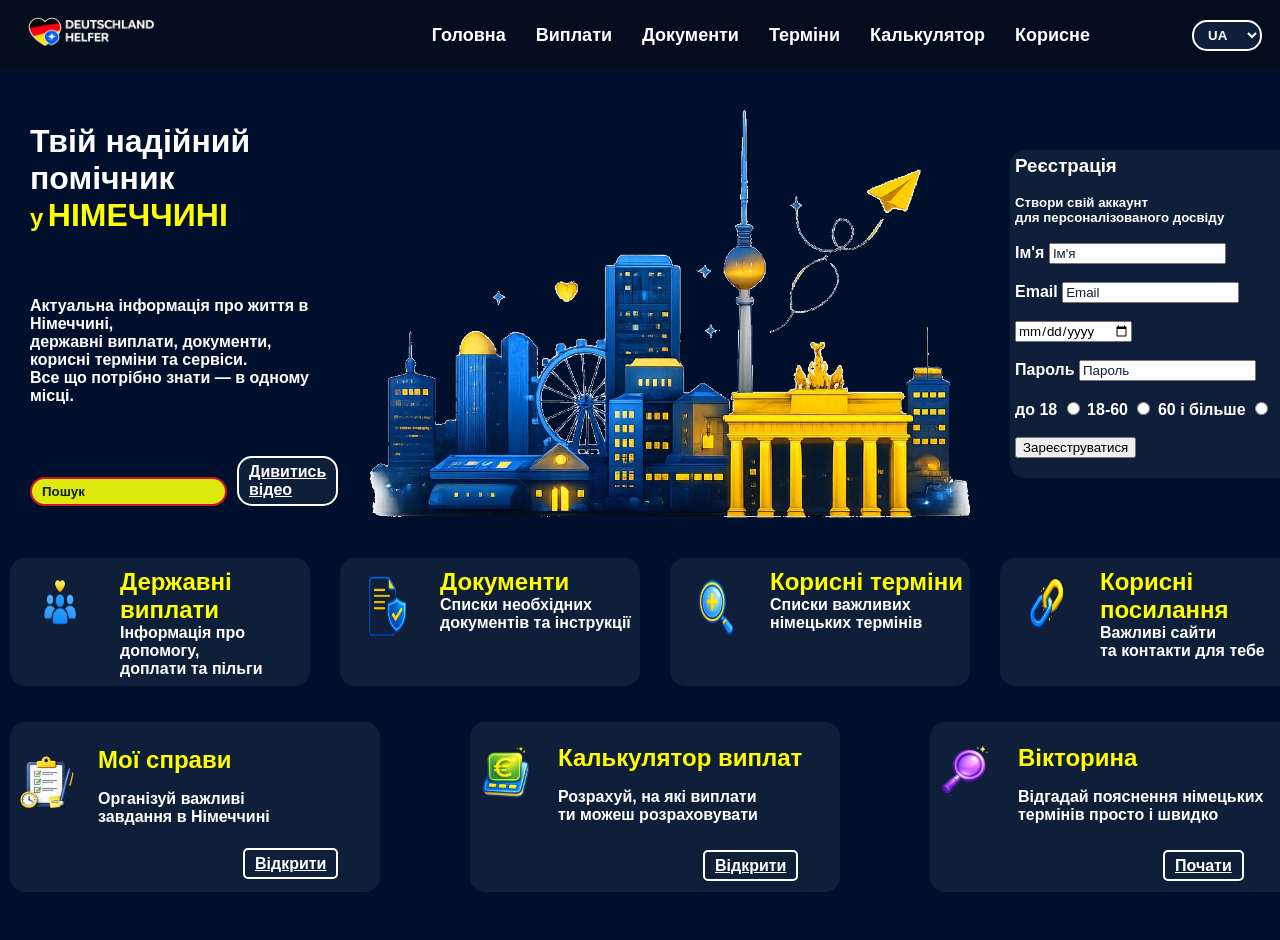
<file: index.html>
<!DOCTYPE html>
<html>
    <head>
        <meta name="viewport" content="width=device-width, initial-scale=1" />
<title>Твій надійний помічник у НІМЕЧЧИНІ</title>
<link rel="stylesheet" href="./style.css">
    </head>
    <body>
        <meta name="viewport" content="width=device-width, initial-scale=1" />
        <div class="div-header">
             <img src="./images/b8f2d5ec-3994-4751-89c9-10679e03d29a.png" width="250" alt="Серце">
            <ul class="menu">
 <li>
<a id="menu-home" class="menu-link" href="index.html">Головна</a>
</li>        
<li>
<a id="menu-payments" class="menu-link" href="payments.html">Виплати</a> 
 </li>                
<li> 
<a id="menu-documents" class="menu-link" href="documents.html"> </a>
</li>                  
<li>
<a id="menu-terms" class="menu-link" href="terms.html">Терміни</a>  
</li>        
<li>
<a id="menu-calculator" class="menu-link" href="calculator.html"></a>
 </li>
<li>
<a id="menu-useful" class="menu-link" href="links.html">Корисне</a>
</li>
<li>
    <form class="language">
         <select id="мова">
         <option value="UA">UA</option>
         <option value="DE">DE</option>
         <option value="EN">EN</option>
         </select>
    </form>
</li>
</ul>
</div>
    

<div class="parent">
<div class="child-1">
<h1 id="hero-title">Твій надійний помічник </h1>
    <div class="clas-2">
    <h2 id="hero-small"> у </h2>
    <h1 id="hero-country"> НІМЕЧЧИНІ </h1>
    <br><br><br><br>
    </div>
        <h4 id="hero-text1">Актуальна інформація про життя в Німеччині,</h4>
        <h4 id="hero-text2">державні виплати,документи,корисні терміни та сервіси.</h4>
        <h4 id="hero-text3">Все що потрібно знати - в одному місці.</h4>
 <div class="title">
    <form>
        <br><br><br><br>
    <input class="search" id="Пошук" placeholder="Пошук" type="text"> 
    </form>
    <div id="search-results"> </div>
    <a id="videoBtn" class="Deutschland-video" href="videos.html">Дивитись відео</a>
</div>
    </div>

<div class="child-2">
    <img src="./images/city_transparent.png" class="city" alt="Berlin">
</div>

<div class="child-3">
<form>
    <h3 id="register-title"> Реєстрація</h3>
    <br>
    <h5 id="register-text1">Створи свій аккаунт</h5>
    <h5 id="register-text2"> для персоналізованого досвіду </h5>
    <br>

            <label id="label-name" for="Ім’я">Ім’я</label>
<input id="Ім’я" placeholder="Ім’я" style="color: black; type="text">
<br><br>
<label id="label-email" for="Email">Email</label>
<input id="Email" placeholder="Email"style="color: black; type="text">
<br><br>
<label for="date"></label>
<input id="date" type="date"style="color: black; name="" id="">
<br><br>
<label id="label-password" for="password">Password</label>
<input placeholder="password" id="password" type="password"style="color: black; name="" id="">
       <br><br>
       <label id="age1" for="вік- до 18">до 18</label>
       <input name="вік" id="вік - до 18" type="radio" name="" id=""> 
       <label id="age2" for="вік- 18-60">18-60</label>
       <input name="вік" id="вік - 18-60" type="radio" name="" id=""> 
       <label id="age3" for="вік- 60 і більше">60 і більше</label>
       <input name="вік" id="вік - 60 і більше" type="radio" name="" id=""> 
      <br><br>
   <button id="submit-btn" type="button" style="color:black">
    Зареєструватися
</button>
<p id="register-message"></p>
</form>
</div>
</div>

<div class="box-container-1">
<div class="child-4" onclick="window.location.href='payments.html'">
<img src="images/державні виплати.png" width="100" alt="державні виплати">
<li>
    <ul>
       <h2 id="card1-title">Державні виплати</h2> 
    </ul>
    <ul>
        <h4 id="card1-text1">Інформація про допомогу,</h4>
        <h4 id="card1-text2">доплати та пільги</h4>
    </ul>
</li>

</div>
 <div class="child-5" onclick="window.location.href='documents.html'">
<img src="images/документи.png" width="100" alt="документи">
<li>
    <ul>
       <h2 id="card2-title">Документи</h2> 
    </ul>
    <ul>
        <h4 id="card2-text1">Списки необхідних</h4>
        <h4 id="card2-text2">документів та інструкції</h4>
    </ul>
</li>

</div>
<div class="child-6" onclick="window.location.href='terms.html'">
<img src="images/корисні терміни.png" width="100" alt="корисні терміни">
<li>
    <ul>
       <h2 id="card3-title">Корисні терміни</h2> 
    </ul>
    <ul>
        <h4 id="card3-text1">Списки важливих</h4>
        <h4 id="card3-text2">німецьких термінів</h4>
    </ul>
</li>

</div>
<div class="child-7" onclick="window.location.href='links.html'">
<img src="images/корисні посилання.png" width="100" alt="корисні терміни">
<li>
    <ul>
       <h2 id="card4-title">Корисні посилання</h2> 
    </ul>
    <ul>
        <h4 id="card4-text1">Важливі сайти</h4>
        <h4 id="card4-text2">та контакти для тебе</h4>
    </ul>
</li>

</div>
</div>
<br><br>
<div class="box-container-2">
<div class="child-8" onclick="window.location.href='todo.html'">
<img src="./images/мої справи.png" width="70" alt="мої справи">
<li>
    <ul>
       <h2 id="card5-title">Мої справи</h2> 
    </ul>
    <ul>
        <h4 id="card5-text1">Організй важливі</h4>
        <h4 id="card5-text2">завдання в Німеччині</h4>
    </ul>
</li>
</form>
<br>
   <a id="card5-button" class="Open" href="todo.html">Відкрити</a>
</div>
<div class="child-9" onclick="window.location.href='calculator.html'">
<img src="images/калькулятор виплат.png" width="100" alt="калькулятор виплат">
<li>
    <ul>
       <h2 id="card6-title">Калькулятор виплат</h2> 
    </ul>
    <ul>
        <h4 id="card6-text1">Розрахуй, на які виплати</h4>
        <h4 id="card6-text2">ти можеш розраховувати</h4>
    </ul>
</li>
</form>
    <a id="card6-button" class="Open" href="calculator.html">Відкрити</a>
</div>
<div class="child-10" onclick="window.location.href='quiz.html'">
<img src="images/вікторина.png" width="100" alt="вікторина">
<li>
    <ul>
       <h2 id="card7-title">Вікторина</h2> 
    </ul>
    <ul>
        <h4 id="card7-text1">Відгадай пояснення німецьких</h4>
        <h4 id="card7-text2">термінів просто і швидко</h4>
    </ul>
</li>
</form>
<a id="quiz-btn" class="Open" href="quiz.html">Почати</a>
</div>
</div>
</div>
<script src="terms.js"></script>
<script src="script.js"></script>
    </body>
</html>
</file>
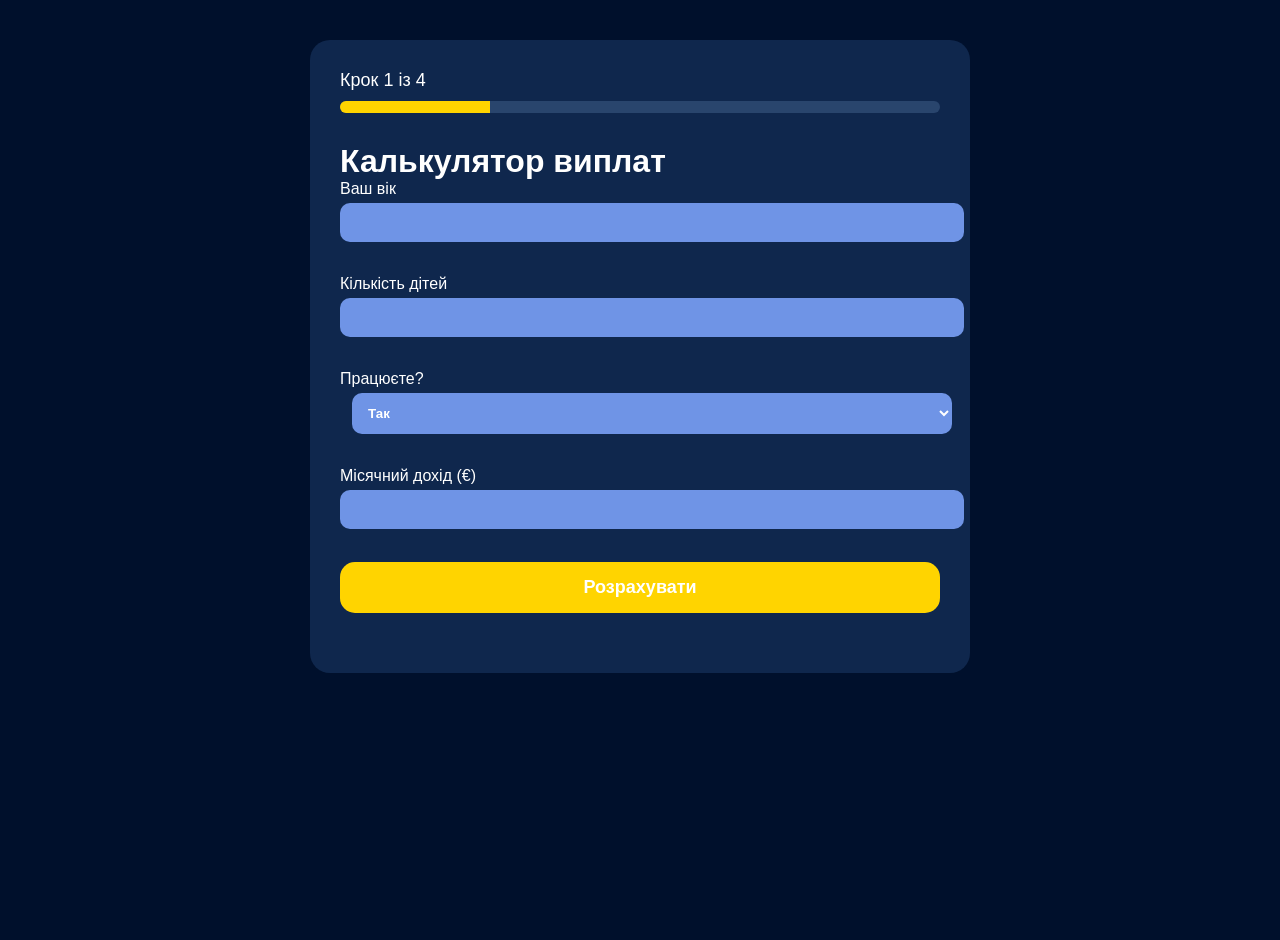
<file: calculator.html>
<!DOCTYPE html>

<html lang="uk">

<head>

<meta charset="UTF-8">


<title>Калькулятор виплат</title>

<link rel="stylesheet" href="style.css">

</head>

<body>

<div class="calculator" style="color: black;">
    <div class="progress-box">

<div class="progress-text">
Крок <span id="step-number">1</span> із 4
</div>

<div class="progress">

<div class="progress-bar" id="progress-bar"></div>

</div>

</div>

<h1 >Калькулятор виплат</h1>

<label>Ваш вік</label>

<input type="number" id="age">

<br><br>

<label>Кількість дітей</label>

<input type="number" id="children">

<br><br>

<label>Працюєте?</label>

<select id="job">

<option value="yes">Так</option>

<option value="no">Ні</option>

</select>

<br><br>

<label>Місячний дохід (€)</label>

<input type="number" id="income">

<br><br>

<button id="calculate-btn">

Розрахувати

</button>

<div id="result"></div>

</div>

<script src="calculator.js"></script>

</body>

</html>
</file>
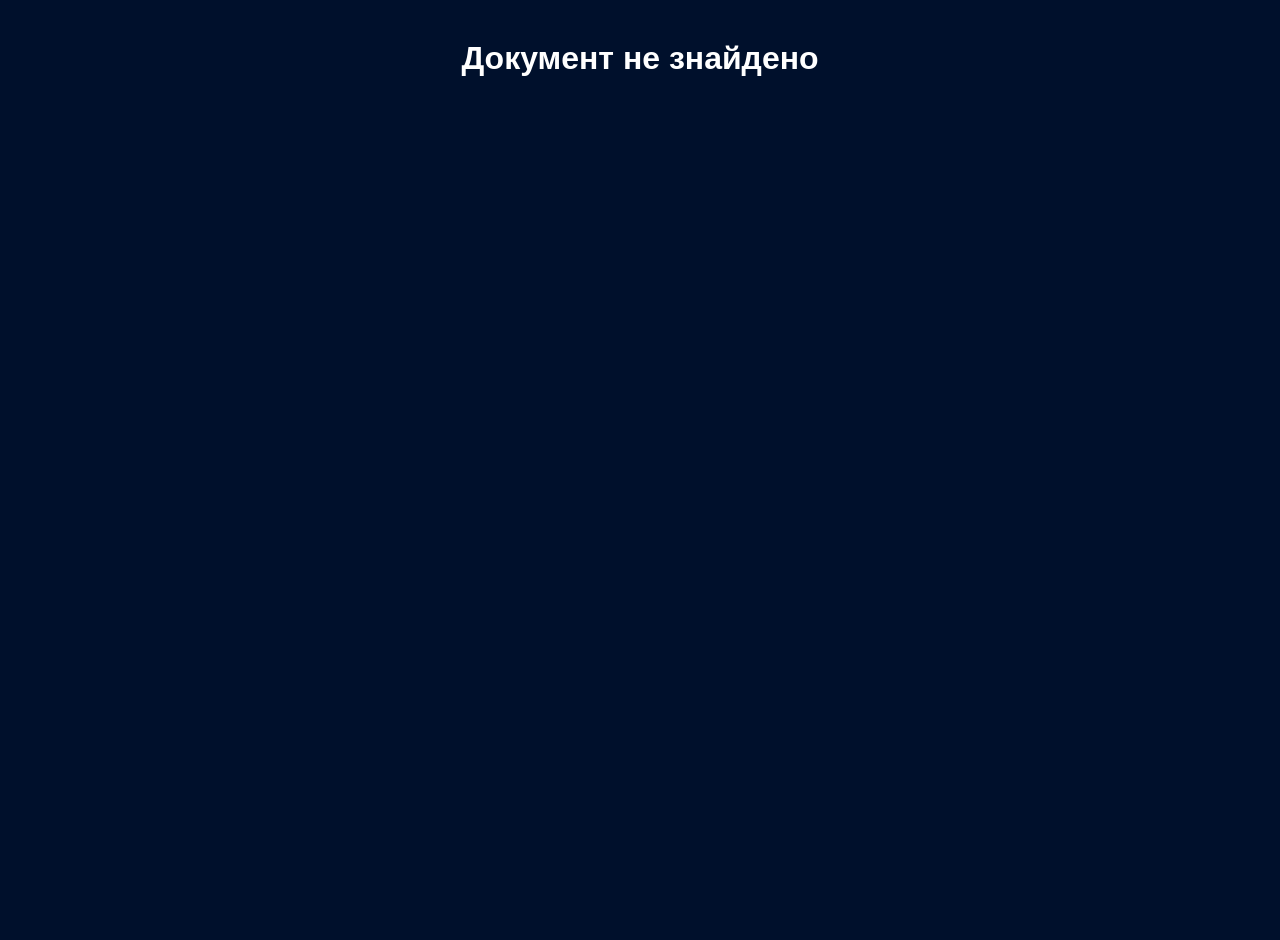
<file: document.html>
<!DOCTYPE html>
<html lang="uk">

<head>

<meta charset="UTF-8">

<title>Документ</title>

<link rel="stylesheet" href="style.css">

</head>

<body>

<div class="payments-page">

<div id="document"></div>

</div>

<script src="document.js"></script>

</body>

</html>
</file>
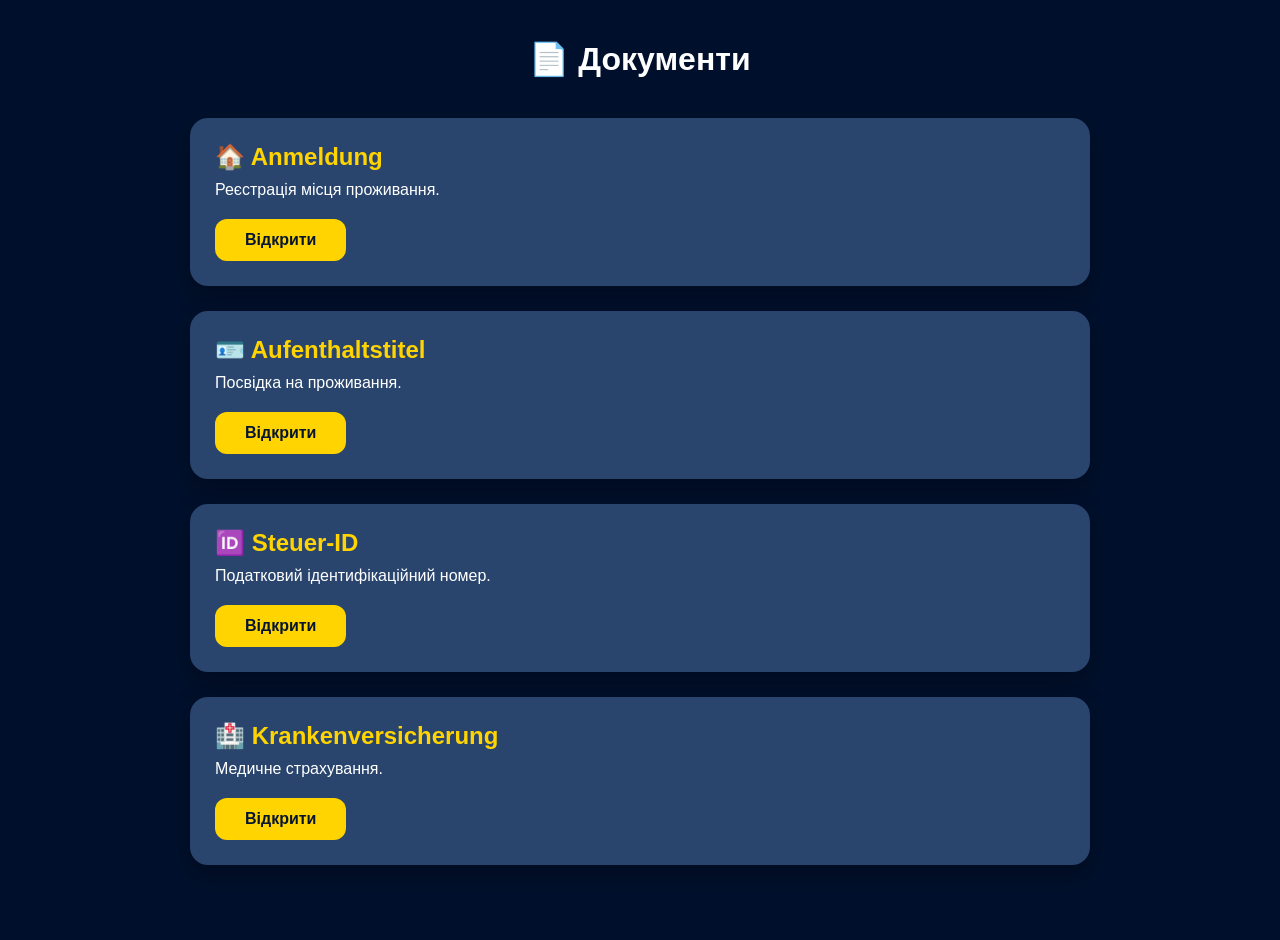
<file: documents.html>
<!DOCTYPE html>
<html lang="uk">

<head>

<meta charset="UTF-8">

<title>Документи</title>

<link rel="stylesheet" href="style.css">

</head>

<body>

<div class="documents">

<h1>📄 Документи</h1>

<div class="document-card">

<h2>🏠 Anmeldung</h2>

<p>Реєстрація місця проживання.</p>

<a class="payment-btn" href="document.html?id=anmeldung">
    Відкрити
</a>

</div>

<div class="document-card">

<h2>🪪 Aufenthaltstitel</h2>

<p>Посвідка на проживання.</p>

<a class="payment-btn" href="document.html?id=aufenthaltstitel">
    Відкрити
</a>

</div>

<div class="document-card">

<h2>🆔 Steuer-ID</h2>

<p>Податковий ідентифікаційний номер.</p>

<a class="payment-btn" href="document.html?id=steuerid">Відкрити</a>

</div>
<div class="document-card">

<h2>🏥 Krankenversicherung</h2>

<p>Медичне страхування.</p>

<a class="payment-btn" href="document.html?id=krankenversicherung">Відкрити</a>

</div>

</div>

</body>

</html>
</file>
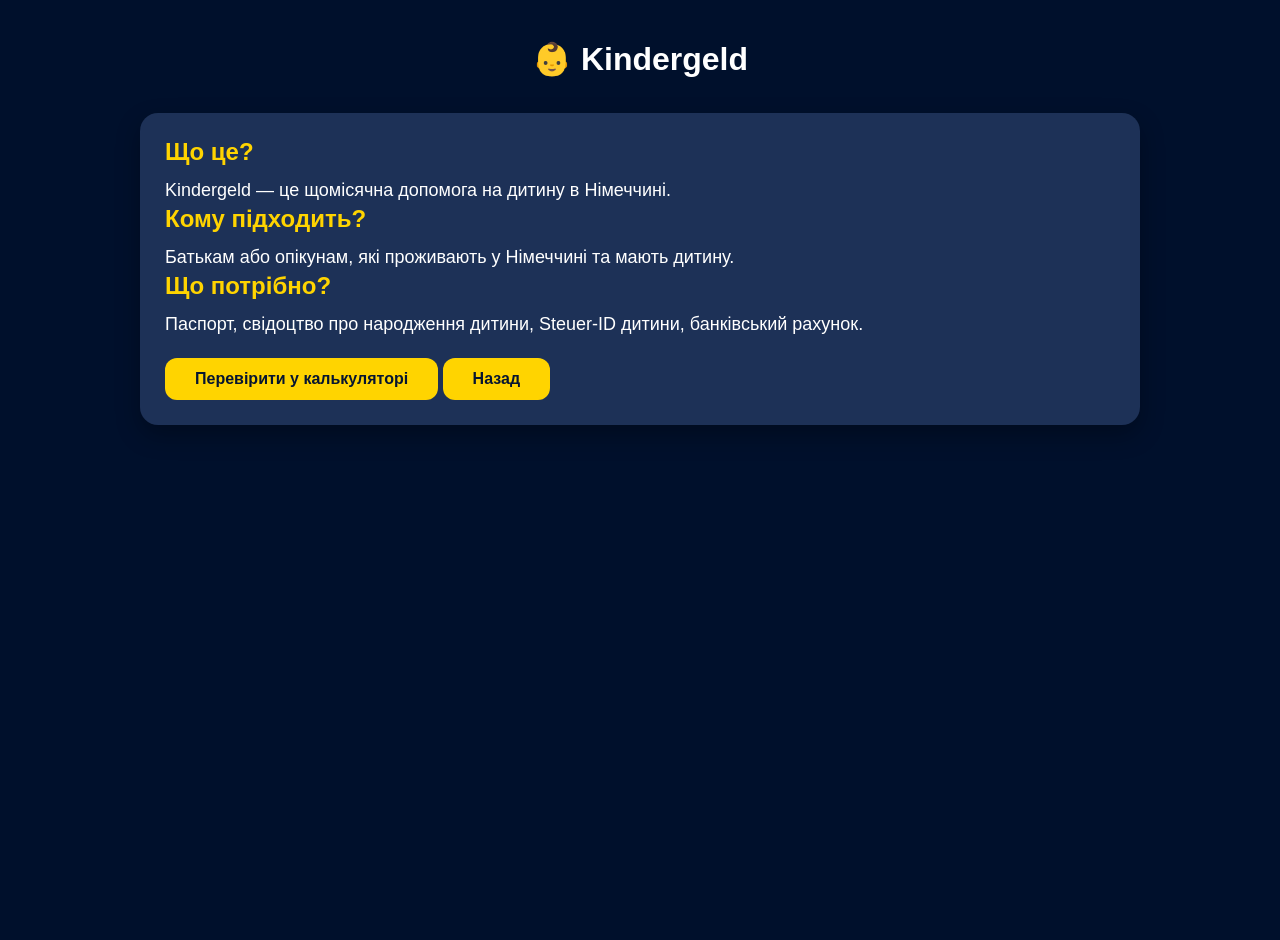
<file: kindergeld.html>
<!DOCTYPE html>
<html lang="uk">
<head>
    <meta charset="UTF-8">
    <title>Kindergeld</title>
    <link rel="stylesheet" href="style.css">
</head>
<body>

<div class="payments-page">

    <h1>👶 Kindergeld</h1>

    <div class="payment-card">
        <div class="payment-info">
            <h2>Що це?</h2>
            <p>Kindergeld — це щомісячна допомога на дитину в Німеччині.</p>

            <h2>Кому підходить?</h2>
            <p>Батькам або опікунам, які проживають у Німеччині та мають дитину.</p>

            <h2>Що потрібно?</h2>
            <p>Паспорт, свідоцтво про народження дитини, Steuer-ID дитини, банківський рахунок.</p>

            <a class="payment-btn" href="calculator.html">Перевірити у калькуляторі</a>
            <a class="payment-btn" href="payments.html">Назад</a>
        </div>
    </div>

</div>

</body>
</html>
</file>
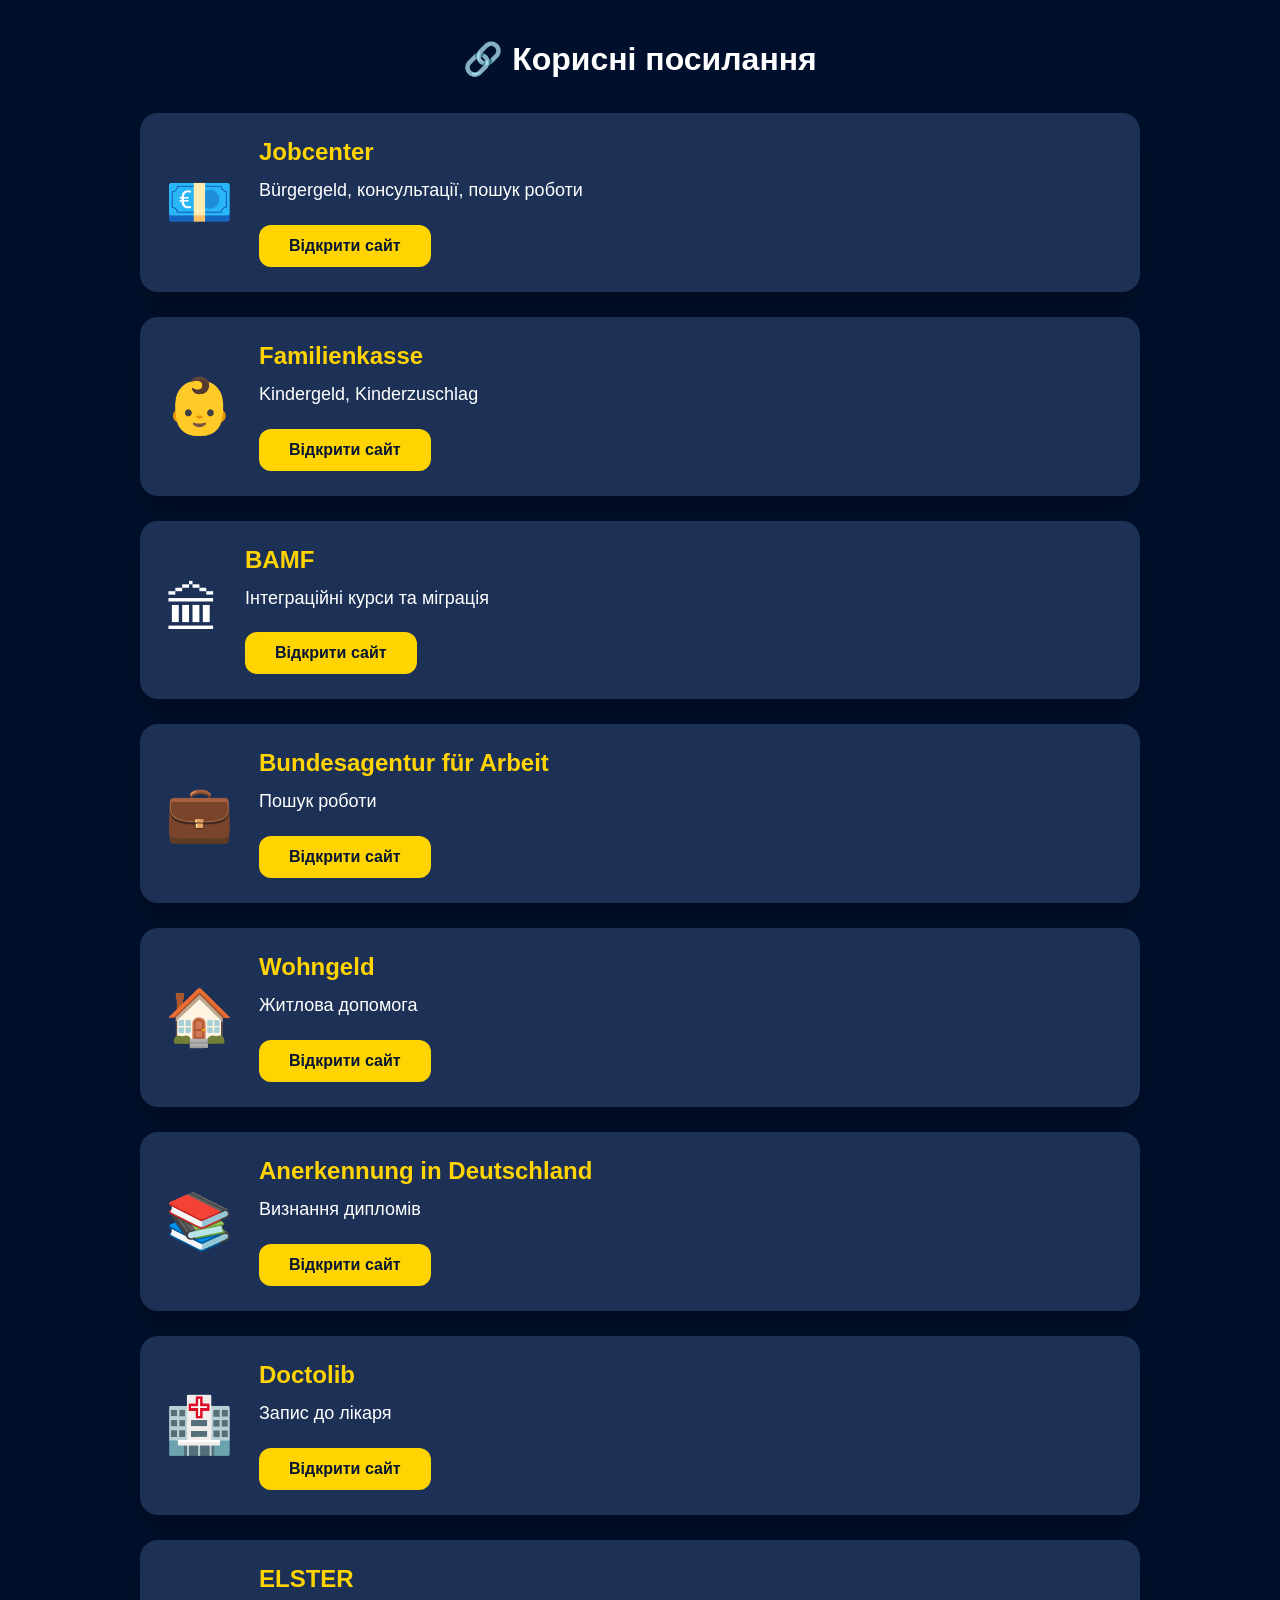
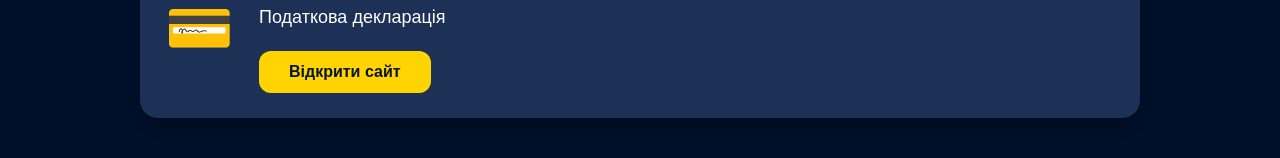
<file: links.html>
<!DOCTYPE html>
<html lang="uk">

<head>

<meta charset="UTF-8">

<title>Корисні посилання</title>

<link rel="stylesheet" href="style.css">

</head>

<body>

<div class="payments-page">

<h1>🔗 Корисні посилання</h1>

<div id="links-container"></div>

</div>

<script src="links.js"></script>

</body>

</html>
</file>
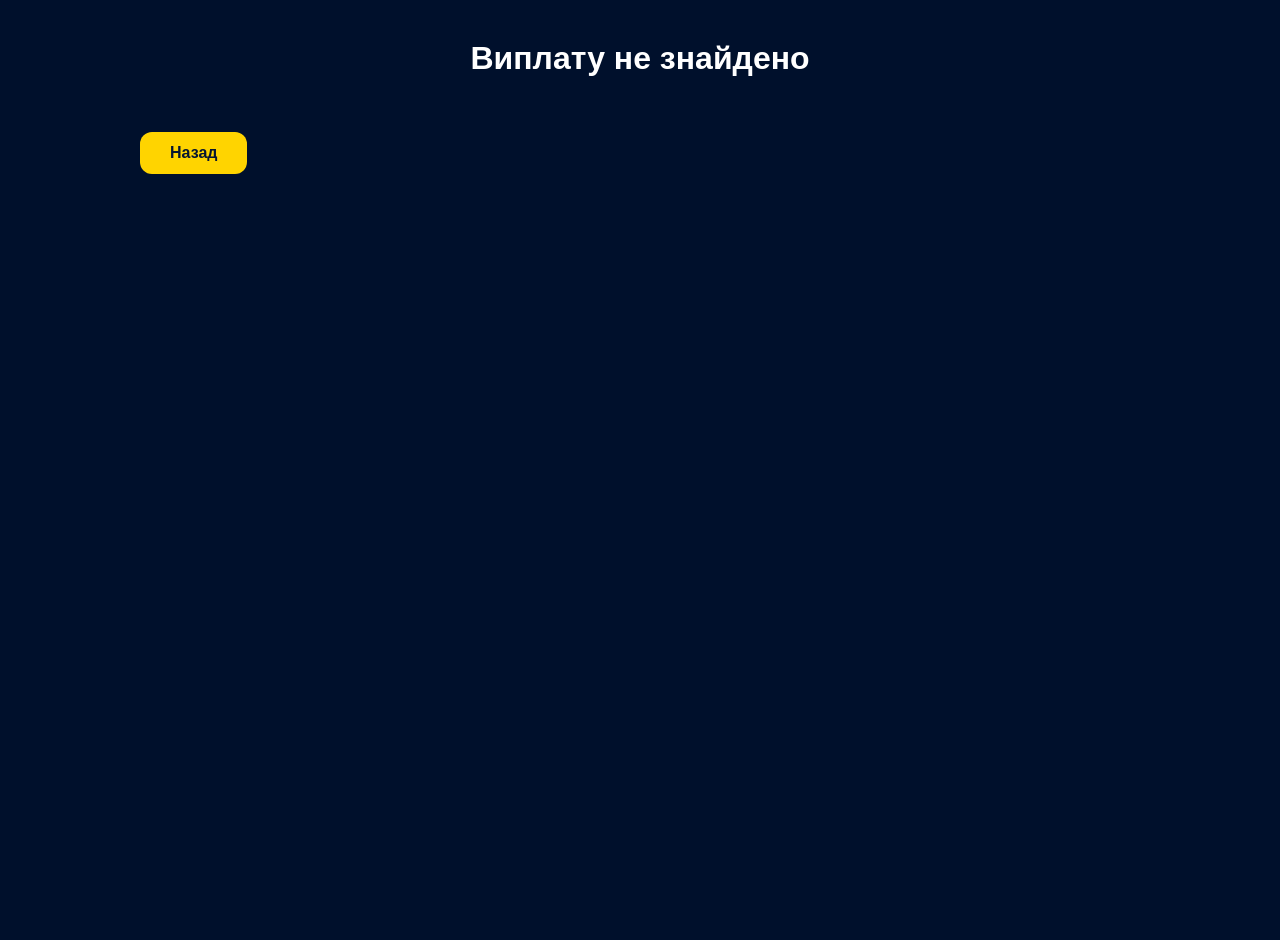
<file: payment.html>
<!DOCTYPE html>
<html lang="uk">

<head>

<meta charset="UTF-8">

<title>Виплата</title>

<link rel="stylesheet" href="style.css">

</head>

<body>

<div class="payments-page">

<div id="payment"></div>

</div>

<script src="payment.js"></script>

</body>

</html>
</file>
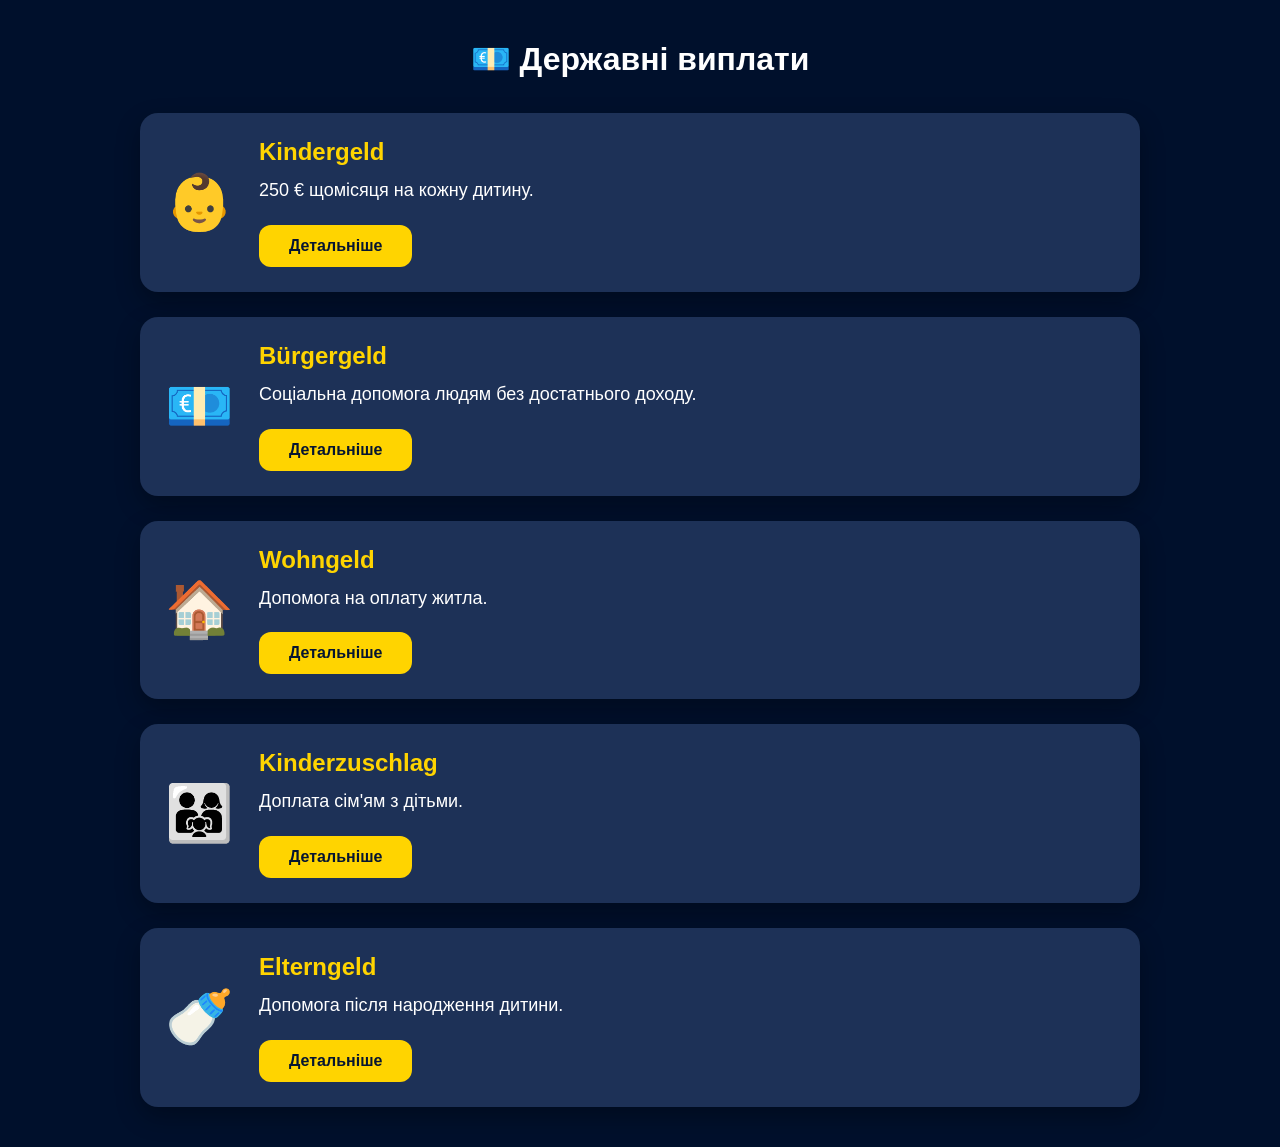
<file: payments.html>
<!DOCTYPE html>
<html lang="uk">

<head>

<meta charset="UTF-8">

<title>Державні виплати</title>

<link rel="stylesheet" href="style.css">

</head>

<body>

<div class="payments-page">

<h1>💶 Державні виплати</h1>

<div id="payments-container"></div>

</div>

<script src="payments.js"></script>

</body>

</html>
</file>
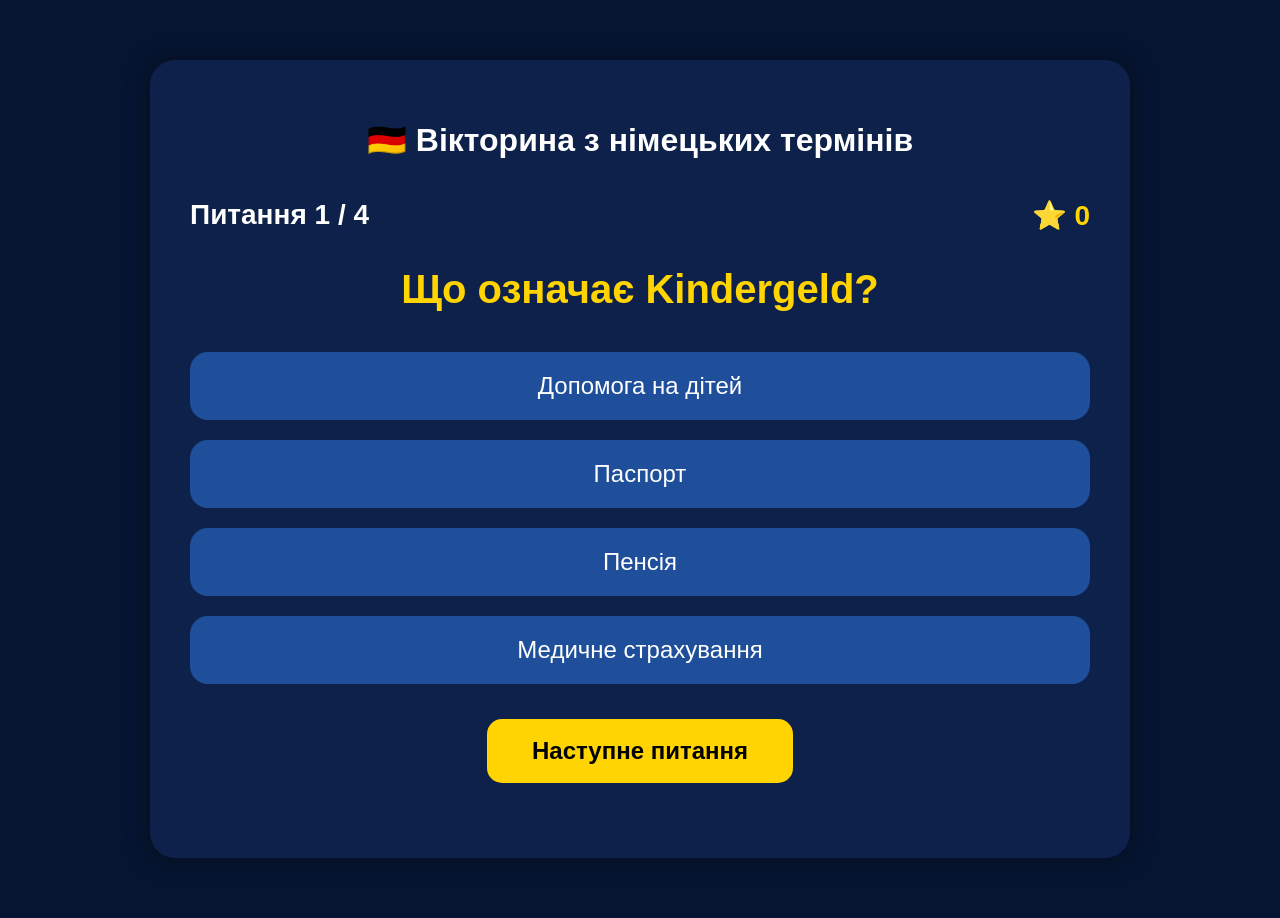
<file: quiz.html>
<!DOCTYPE html>
<html lang="uk">

<head>

    <meta charset="UTF-8">
    <title>Вікторина</title>

    <link rel="stylesheet" href="quiz.css">

</head>

<body>

<div class="quiz-box">

    <h1>🇩🇪 Вікторина з німецьких термінів</h1>

    <div class="top-panel">

        <div id="progress">
            Питання 1 / 20
        </div>

        <div class="score">
            ⭐ <span id="score">0</span>
        </div>

    </div>

    <h2 id="question"></h2>

    <div id="answers">

    </div>

    <div id="result"></div>

    <button id="nextBtn">
        Наступне питання
    </button>

</div>

<script src="quiz.js"></script>

</body>
</html>
</file>
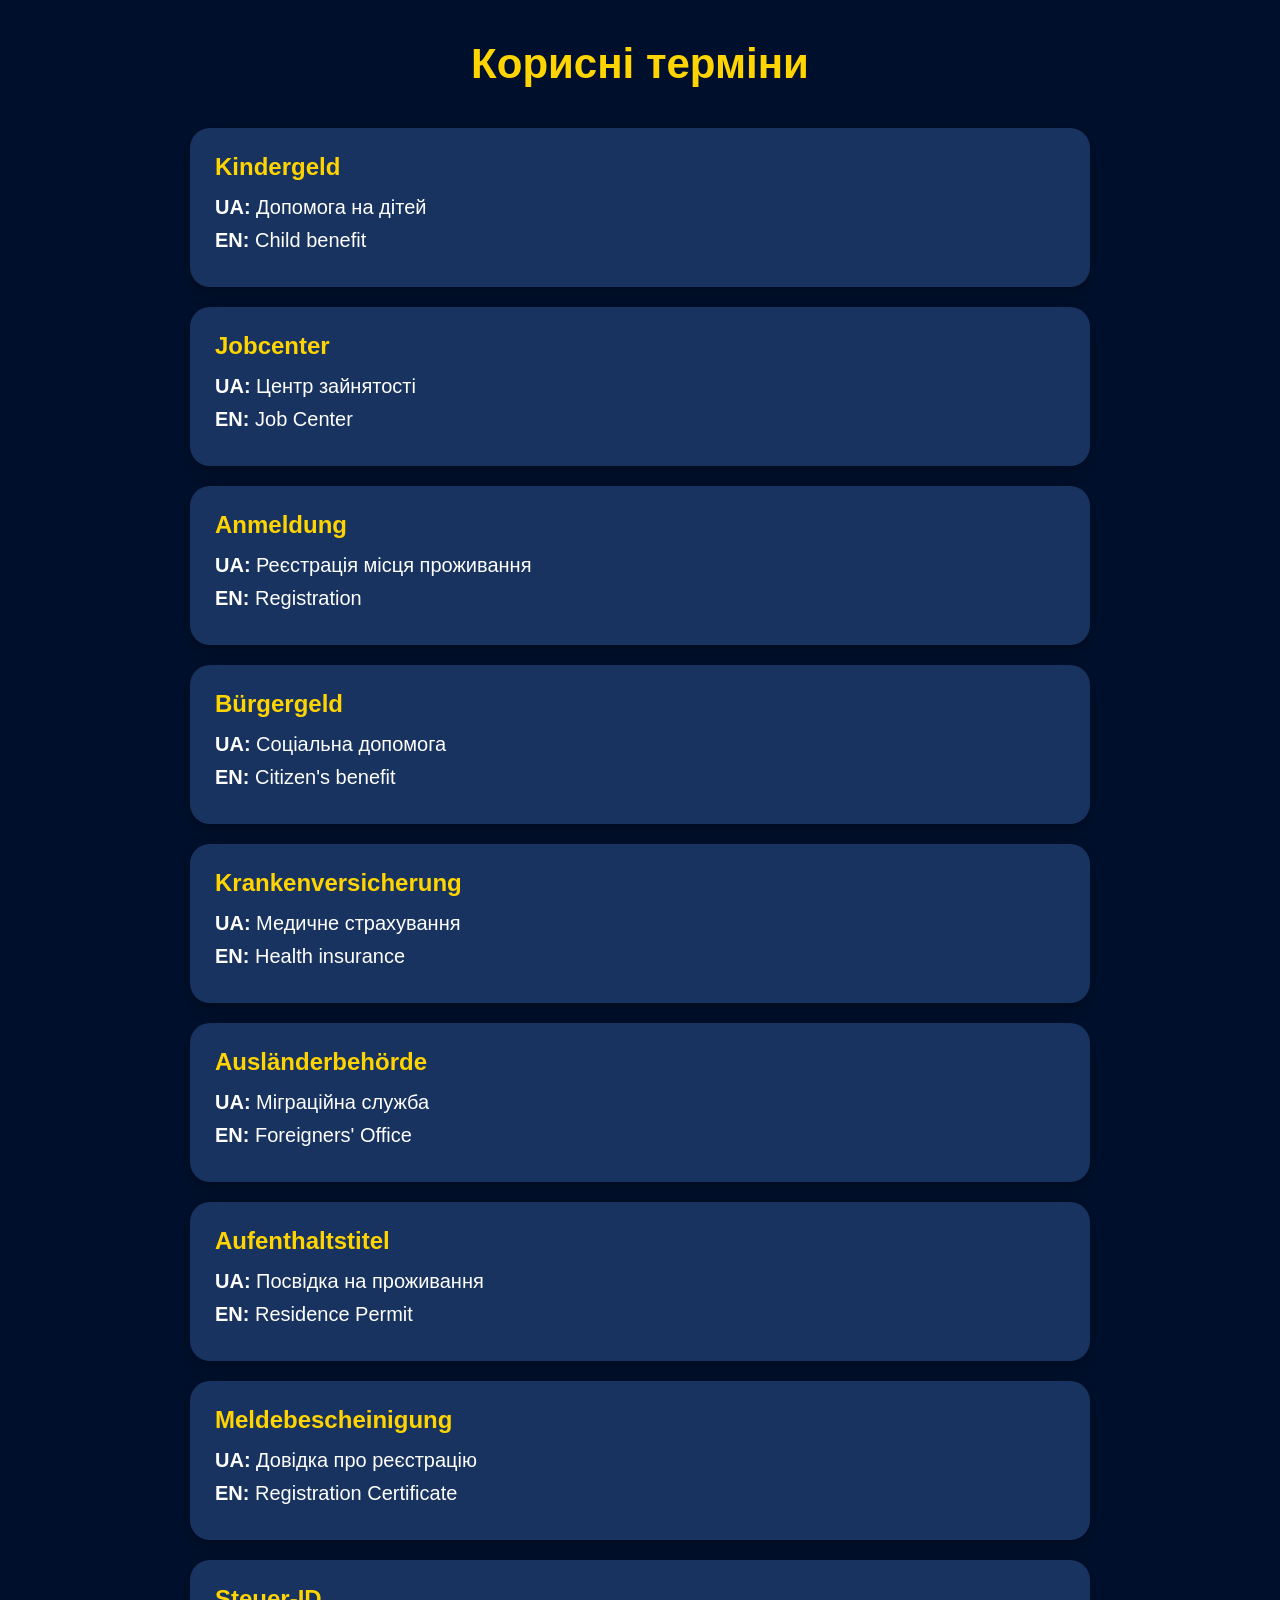
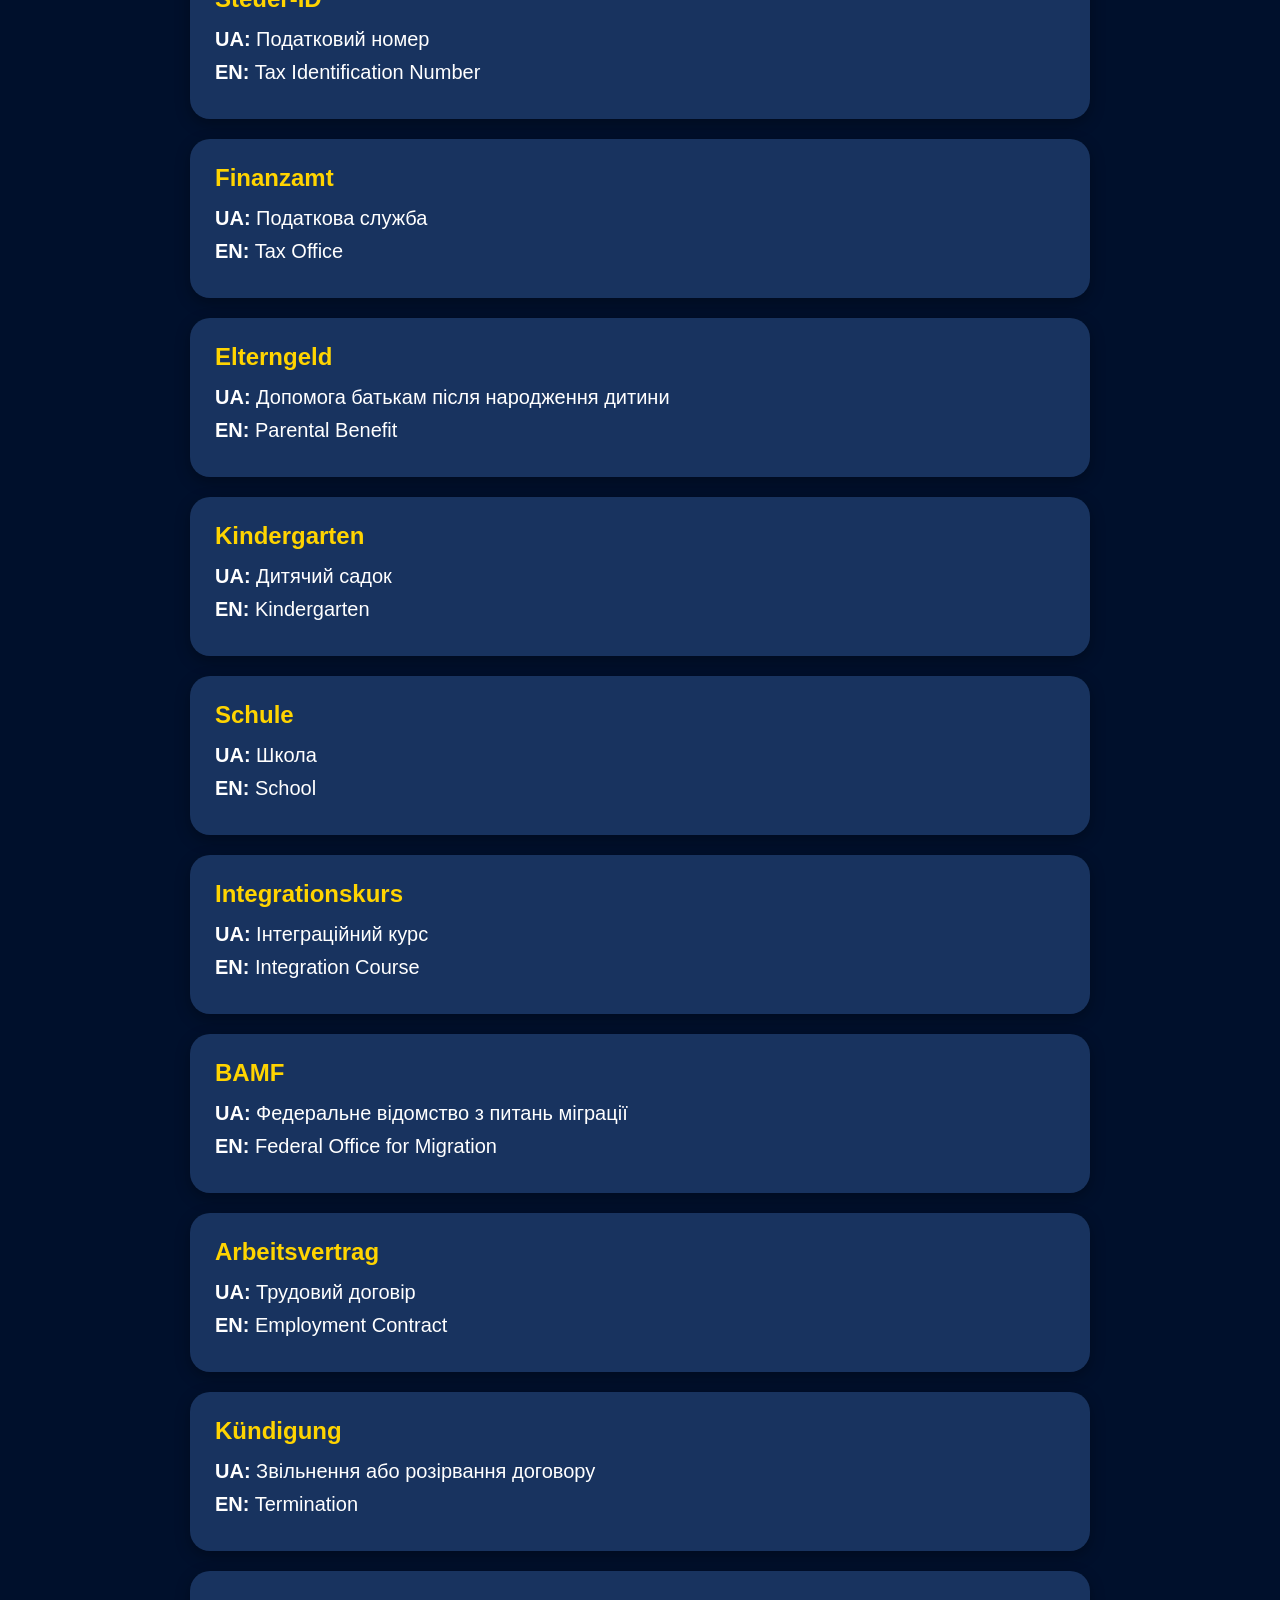
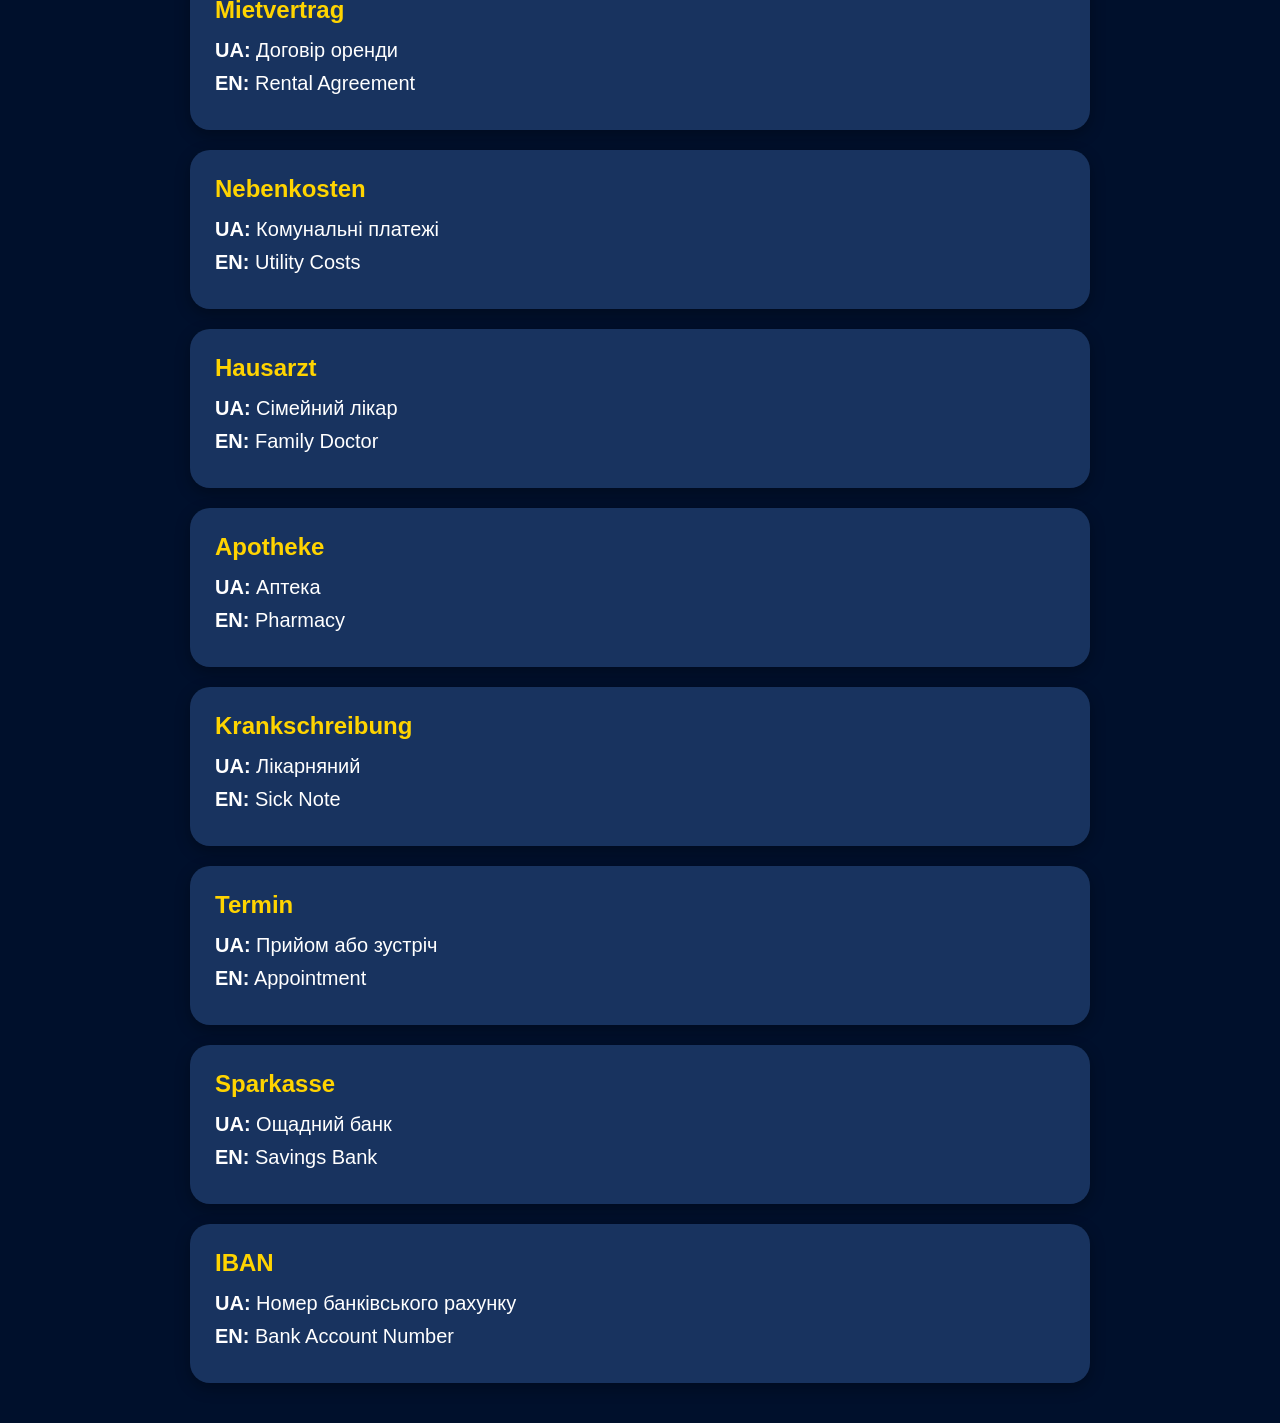
<file: terms.html>
<!DOCTYPE html>
<html lang="uk">

<head>
    <meta charset="UTF-8">
    <title>Корисні терміни</title>

    <link rel="stylesheet" href="style.css">
</head>

<body>

<h1 class="page-title">
Корисні терміни
</h1>

<div id="terms-container"></div>

<script src="terms.js"></script>

</body>
</html>
</file>
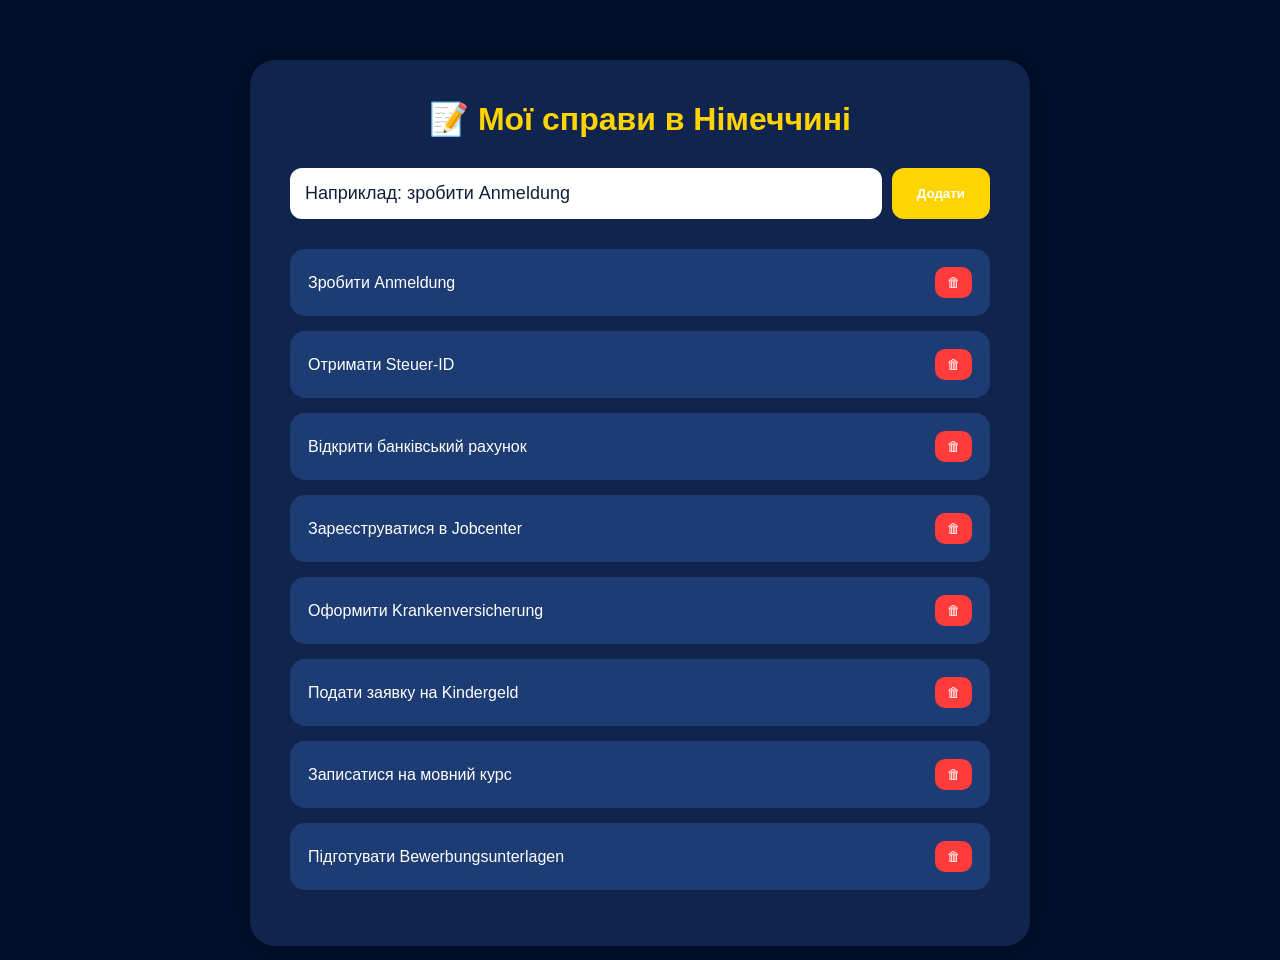
<file: todo.html>
<!DOCTYPE html>
<html lang="uk">
<head>
    <meta charset="UTF-8">
    <title>Мої справи</title>
    <link rel="stylesheet" href="style.css">
</head>

<body>

<div class="todo-box">
    <h1>📝 Мої справи в Німеччині</h1>

    <div class="todo-input-box">
        <input id="todo-input" type="text" placeholder="Наприклад: зробити Anmeldung">
        <button id="add-task-btn">Додати</button>
    </div>

    <ul id="todo-list"></ul>
</div>

<script src="todo.js"></script>

</body>
</html>
</file>
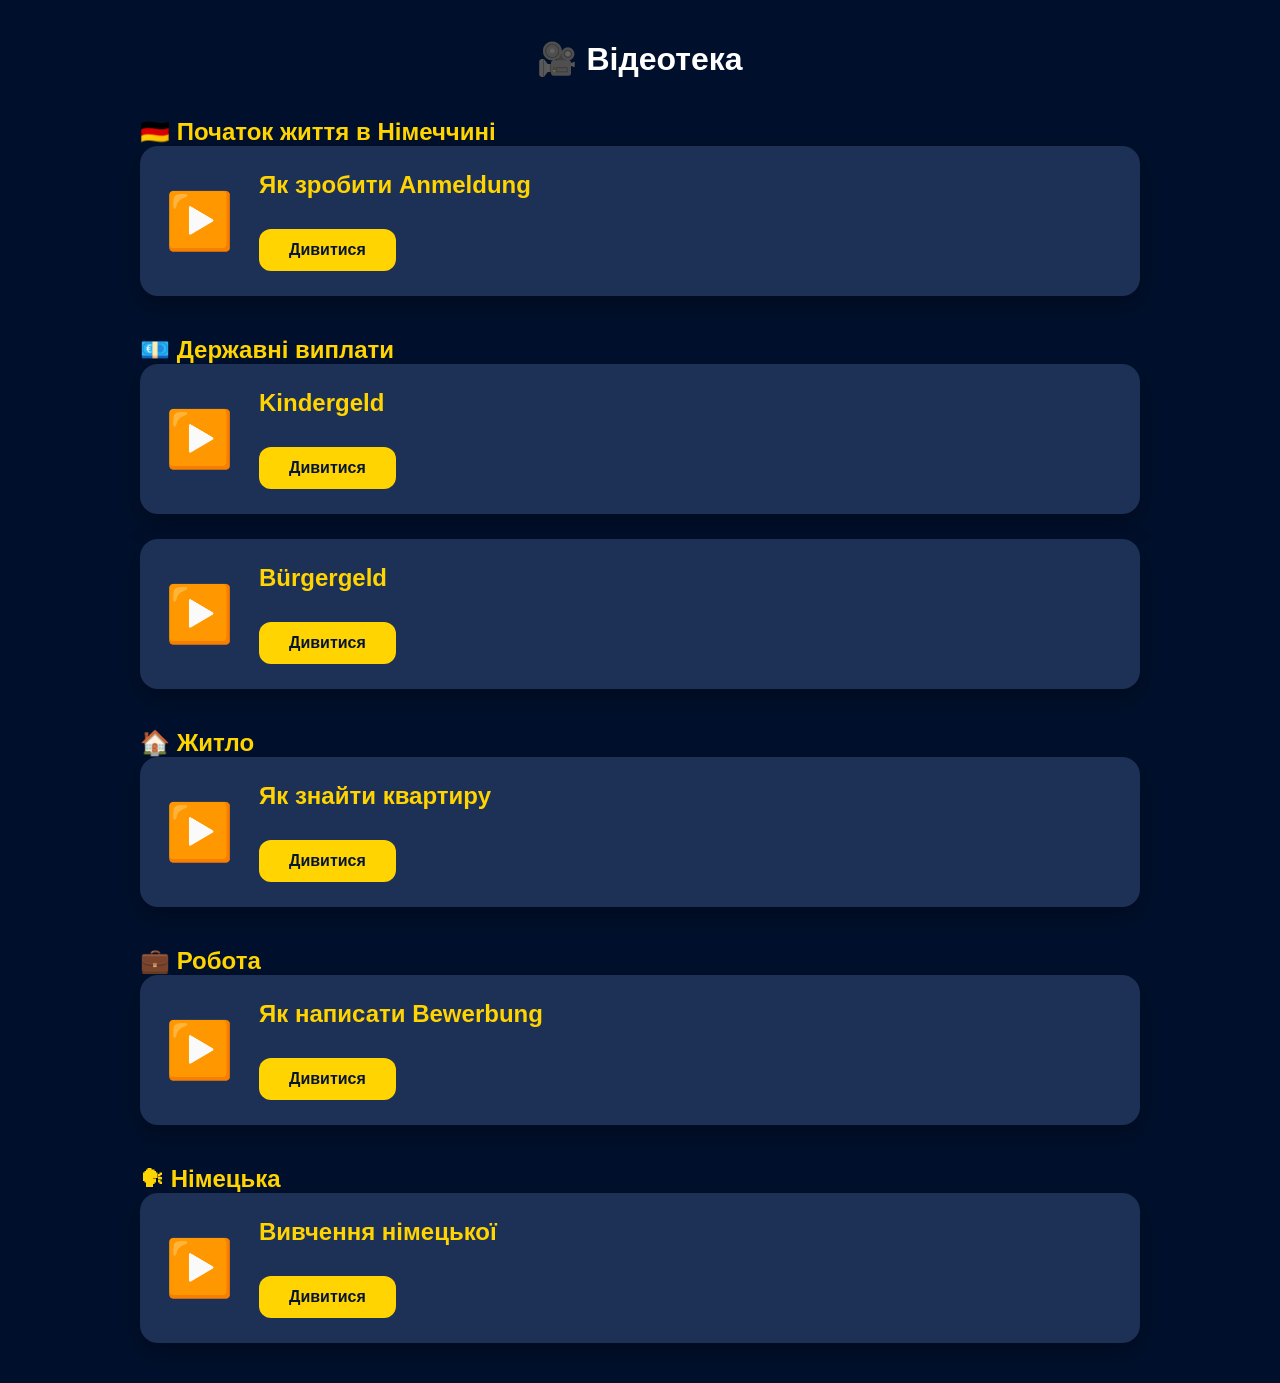
<file: videos.html>
<!DOCTYPE html>
<html lang="uk">

<head>

<meta charset="UTF-8">

<title>Відеотека</title>

<link rel="stylesheet" href="style.css">

</head>

<body>

<div class="payments-page">

<h1>🎥 Відеотека</h1>

<div id="videos-container"></div>

</div>

<script src="videos.js"></script>

</body>

</html>
</file>
<file: style.css>
*{
        color: white
    }
    *{
    font-family: Arial, Helvetica, sans-serif;
    
    }
    h2 {
        color: yellow;
    }
  .div-header {
    background: #07152d;
  }
  .div-1 {
    background: #052968;
  }
body {
    margin: 0;
    padding: 0;
    overflow-x: hidden;
    background-color: #00102c;
    min-height: 100vh;
}

h1, h2, h3, h4, h5, h6, p {
    margin: 0;
}

img {
    display: block;
}

.div-header {
    background: #030d1d;
    margin: 0;
    padding: 0;
    line-height: 18px;
    width: 100%;
}
.div-header,
.parent{
    margin: 0 auto;
    max-width: 1327px;
}

.div-1 {
    background: #00102c;
    margin: 0;
    padding: 0;
}
.div-1 button{
    color: black;
    display: flex;
}
.title{
    display: flex;
    align-items:flex-end;
    gap: 10px;
}
.menu{
list-style: none;
display: flex;
gap:30px;
line-height: 10px;
padding-top: 10px;
padding-left: 134px;
position: relative;
z-index: 100;
}
.menu-link{
    text-decoration: none;
    color: white;
    font-weight: bold;
    font-size: 18px;
    border-radius: 3px;
}
.menu-link:hover{
    color: yellow;
    border-bottom: 3px solid yellow;
    transition: all .25s ease;
}
select{
    background-color: #0f1f3a;
    color: white;
    border-radius: 15px;
    padding: 5px 10px;
    border: none;
    font-weight: bold;
    border: 2px solid white;
    width: 70px;
    cursor: pointer;
    position: relative;
    left: 12px;
}
select:hover{
    background-color: #f1ee14;
    transition: all .25s ease;
}

.div-header li:nth-child(7){
    margin-left: 60px;
    margin-right: 30px;
    margin-top: -10px;
}

.div-header{
    width: 100%;
    max-width: 100%;
    margin: 0px;
    height: 70px;
    display: flex;
    align-items: center;
    justify-content: space-between;
}
.div-header img{
    width: 180px;
    height: auto;
}
.clas-2 h2,
.clas-2 h1{
    margin: 0;
    display: inline-flex;
    color: yellow;
}
.clas-2{
    height: 100px;
}
input::placeholder,
textarea::placeholder{
    color: #0f1f3a;
}
.parent{
    margin-top: 0px;
    background-color: #00102c;
    display: flex;
    justify-content: space-between;
    align-items: center;
    padding: 40px 30px;
    gap: 40px;
}

.child{
    display: flex;
    justify-content: center;
    align-items: center;
    margin-bottom: 10pz;
    height: 100px;
    font-size: 36px;

}
.clas-3 button{
    color: rgb(17, 17, 17);
}
.child-1{
    flex: 1;
}

.parent{
    display:flex;
    justify-content:space-between;
    align-items:center;
    gap:40px;

    padding:40px 30px;
    background:#00102c;
}

.child-1{
    flex:1;
    min-width: 300px;
}

.child-2{
    flex:2;
    display:flex;
    justify-content:center;
    align-items:center;
}

.city{
    width: 600px;;
    max-width:none;
    height:auto;
}

.child-3{
    width:300px;
    flex-shrink:0;
}


 #register-message{
    margin-top:15px;
    font-size:18px;
    font-weight:bold;
    text-align:center;
}

.search{
    background-color: #0f1f3a;
    color: black;
    border-radius: 15px;
    padding: 5px 10px;
    border: none;
    font-weight: bold;
    border: 2px solid rgb(209, 19, 45);
    cursor: pointer;
}
.search{
    background-color: #dee90d;
}

.title{
    position: relative;
}

#search-results{
    position: absolute;
    top: 45px;
    left: 0;
    width:320px;
    z-index:1000;
}

.result-card{
    background:#6f94e6;
    color:white;
    border-radius:15px;
    padding:15px;
    margin-bottom:10px;
    box-shadow:0 5px 15px rgba(0,0,0,.3);
}

.result-card h3{
    color:#FFD400;
    margin:0 0 10px;
}

.result-card p{
    margin:4px 0;
}



.child-3{
    background-color: #0f1f3a;
    color: white;
    border-radius: 15px;
    padding: 5px 5px;
    border: none;
    font-weight: bold;
    cursor: pointer;
}
.button{
    color: black;
    position: relative;
    z-index: 100;
}
.Deutschland-video{
    background-color: #0f1f3a;
    color:white;
    border-radius: 15px;
    padding: 5px 10px;
    border: none;
    font-weight: bold;
    border: 2px solid white;
    cursor: pointer;
    width: 220px;
}
.Deutschland-video:hover{
    background-color: yellow;
    color: black;
    transition: all .25s ease;
}
.a.Deutschland-video,
.input{
    z-index: 100;
}
.child-4 img,
.child-4 li{
    display: inline;
    width: 200px;
    height: 127px;
}
.child-4 img{
    width: 100px;
    height: 100px;
}
.child-4 li{
    position: relative;
    top: 10px;
    left: 10px;
}
.child-4{
    background-color:#0f1f3a ;
    width: 300px;
    height: 128px;
    border-radius: 15px;
    display: flex;
    padding-left: 0;
}
.child-4:hover{
transform:translateY(20px)
}

.payments-page{

width:1000px;

margin:40px auto;

}

.payments-page h1{

color:white;

margin-bottom:35px;

text-align:center;

}

.payment-card{

display:flex;

align-items:center;

background:#1d3157;

border-radius:18px;

padding:25px;

margin-bottom:25px;

box-shadow:0 10px 25px rgba(0,0,0,.3);

transition:.3s;

}

.payment-card:hover{

transform:translateY(-6px);

}

.payment-icon{

font-size:55px;

margin-right:25px;

}

.payment-info{

flex:1;

}

.payment-info h2{

color:#FFD400;

margin-bottom:10px;

}

.payment-info p{

color:white;

font-size:18px;

line-height:1.6;

}

.payment-info button{

margin-top:20px;

background:#FFD400;

border:none;

padding:12px 30px;

border-radius:12px;

font-weight:bold;

cursor:pointer;

}
.payment-btn{
    display:inline-block;
    margin-top:20px;
    background:#FFD400;
    color:#061531;
    text-decoration:none;
    padding:12px 30px;
    border-radius:12px;
    font-weight:bold;
}

.child-5 img,
.child-5 li{
    display: inline;
    width: 200px;
    height: 127px;
}
.child-5 img{
    width: 90px;
    height: 100px;
}
.child-5 li{
    position: relative;
    top: 10px;
    left: 10px;
}
.child-5{
    background-color:#0f1f3a ;
    width: 300px;
    height: 128px;
    border-radius: 15px;
    display: flex;
}

.child-5:hover{
transform:translateY(20px)
}

.child-6 img,
.child-6 li{
    display: inline;
    width: 200px;
    height: 80px;
}
.child-6 img{
    width: 90px;
    height: 100px;
}
.child-6 li{
    position: relative;
    top: 10px;
    left: 10px;
}
.child-6{
    background-color:#0f1f3a ;
    width: 300px;
    height: 128px;
    border-radius: 15px;
    display: flex;
}

.child-6:hover{
transform:translateY(20px)
}


.page-title{

text-align:center;
color:#FFD400;
margin-top:40px;
font-size:42px;

}

#terms-container{

width:900px;
margin:40px auto;

}

.result-card{

background:#18335f;
padding:25px;

border-radius:20px;

margin-bottom:20px;

color:white;

box-shadow:0 5px 15px rgba(0,0,0,.3);

}

.result-card h2{

color:#FFD400;
margin-bottom:15px;

}

.result-card p{

font-size:20px;

margin:10px 0;

}

.card-link{
    text-decoration: none;
    color: inherit;
}

.child-6{
    cursor: pointer;
}

.child-7 img,
.child-7 li{
    display: inline;
    width: 200px;
    height: 80px;
}
.child-7 img{
    width: 90px;
    height: 100px;
}
.child-7 li{
    position: relative;
    top: 10px;
    left: 10px;
}
.child-7{
    background-color:#0f1f3a ;
    width: 309px;
    height: 128px;
    border-radius: 15px;
    display: flex;
}
.child-7:hover{
transform:translateY(20px)
}

.child-4 ul,
.child-5 ul,
.child-6 ul,
.child-7 ul{
padding: 0;
margin: 0;
}
.child-8 img,
.child-8 li{
    display: inline;
}

.child-8{
    background-color:#0f1f3a ;
    width: 370px;
    height: 170px;
    border-radius: 15px;
}
.child-8 li {
 position: relative;
 top: -60px;
 left: 48px;
 width: 100px;
 height: 100px;
}
.child-8 img{
    position: relative;
    top: 31px;
    left: -11px;
    width: 96px;
}
.Open{
    background-color: #0f1f3a;
    color: white;
    border-radius: 5px;
    padding: 5px 10px;
    border: none;
    font-weight: bold;
    border: 2px solid white;
    cursor: pointer;
    width: 200px;

}

.child-9 img,
.child-9 li{
    display: inline;
}

.child-9{
    background-color:#0f1f3a ;
    width: 370px;
    height: 170px;
    border-radius: 15px;
}
.child-9 img,
.child-9 li {
 display: inline;
}
.child-9 li {
 position: relative;
 top: -82px;
 left: 48px;
}
.child-9 img{
    position: relative;
    top: 10px;
    left: -30px;
    width: 126px;
}

.Open{
    background-color: #0f1f3a;
    color: white;
    border-radius: 5px;
    padding: 5px 10px;
    border: none;
    font-weight: bold;
    border: 2px solid white;
    cursor: pointer;
    width: 200px;
}

.child-10 img,
.child-10 li{
    display: inline;
}

.child-10{
    background-color:#0f1f3a ;
    width: 370px;
    height: 170px;
    border-radius: 15px;
}
.child-10 img,
.child-10 li {
 display: inline;
}
.child-10 li {
 position: relative;
 top: -82px;
 left: 48px;
}
.child-10 img{
    position: relative;
    top: 10px;
    left: -30px;
    width: 126px;
}

.child-10{
    cursor: pointer;
    transition: 0.3s;
}

/* .child-10:hover{
    transform: translateY(-5px);
    box-shadow: 0 10px 25px rgba(0,0,0,.4);
} */
.Open{
    background-color: #0f1f3a;
    color: white;
    border-radius: 5px;
    padding: 5px 10px;
    border: none;
    font-weight: bold;
    border: 2px solid white;
    cursor: pointer;
    width: 200px;
    position: relative;
    top: -65px;
    left: 233px;
}



.todo-box{
    width:700px;
    margin:60px auto;
    background:#10244d;
    padding:40px;
    border-radius:25px;
    color:white;
    box-shadow:0 0 25px rgba(0,0,0,.4);
}

.todo-box h1{
    text-align:center;
    color:#FFD400;
    margin-bottom:30px;
}

.todo-input-box{
    display:flex;
    gap:10px;
}

#todo-input{
    flex:1;
    padding:15px;
    border-radius:12px;
    border:none;
    font-size:18px;
}

#add-task-btn{
    padding:15px 25px;
    border:none;
    border-radius:12px;
    background:#FFD400;
    font-weight:bold;
    cursor:pointer;
}

#todo-list{
    list-style:none;
    padding:0;
    margin-top:30px;
}

#todo-list li{
    background:#1d3c74;
    margin-bottom:15px;
    padding:18px;
    border-radius:15px;
    display:flex;
    justify-content:space-between;
    align-items:center;
    cursor:pointer;
}

#todo-list li.done span{
    text-decoration:line-through;
    opacity:.6;
}

.delete-btn{
    background:#ff3b3b;
    color:white;
    border:none;
    border-radius:10px;
    padding:8px 12px;
    cursor:pointer;
}


.form button{
    color: black !important;
    background-color: white;
}

.box-container-1{
    display: grid;
    grid-template-columns: repeat(4, 330px);
    padding-left: 10px;
    padding-right: 10px;
   
}
.child{
    width: 180px;
    height: 100px;
    margin-bottom: 18px;
}

.box-container-2{
     display: grid;
    grid-template-columns: repeat(3, 460px);
    height: 176px;
    padding-left: 10px;
    padding-right: 10px;
}






.calculator{

width:500px;

margin:40px auto;

background:#0f274d;

padding:30px;

border-radius:20px;

color:white;

}

.calculator input,
.calculator select{

width:100%;

padding:12px;

border-radius:10px;

border:none;

margin-top:5px;

margin-bottom:15px;
background-color: #6f94e6;

}

#calculate-btn{

width:100%;

padding:15px;

border:none;

background:#FFD400;

font-size:18px;

font-weight:bold;

border-radius:15px;

cursor:pointer;

}

#result{

margin-top:30px;

font-size:20px;

line-height:2;

}

.calculator{

    width:600px;
    margin:40px auto;
    padding:30px;

    background:#0f274d;

    color:white;

    border-radius:20px;

}

.progress-box{
    margin-bottom:30px;
}

.progress-text{
    color:white;
    font-size:18px;
    margin-bottom:10px;
}

.progress{
    width:100%;
    height:12px;
    background:#29456d;
    border-radius:20px;
    overflow:hidden;
}

.progress-bar{
    width:25%;
    height:100%;
    background:#FFD400;
    transition:0.5s;
}
.benefit{

background:#29456d;

padding:18px;

border-radius:15px;

margin-top:20px;

color:white;

border-left:6px solid #FFD400;

}

.benefit h3{

margin-bottom:8px;

color:#FFD400;

}

.benefit p{

font-size:16px;

line-height:1.5;

}





.documents{

width:900px;

margin:40px auto;

}

.documents h1{

text-align:center;

margin-bottom:40px;

color:white;

}

.document-card{

background:#29456d;

padding:25px;

border-radius:18px;

margin-bottom:25px;

color:white;

box-shadow:0 10px 25px rgba(0,0,0,.3);

transition:.3s;

}

.document-card:hover{

transform:translateY(-5px);

}

.document-card h2{

color:#FFD400;

margin-bottom:10px;

}

.document-card button{

margin-top:20px;

background:#FFD400;

border:none;

padding:12px 25px;

border-radius:12px;

font-weight:bold;

cursor:pointer;

}
.child-5{

    cursor: pointer;

    transition: 0.3s;

}

/* .child-5:hover{

    transform: translateY(-6px);

    box-shadow: 0 12px 30px rgba(0,0,0,0.3);

} */
 /* #search-results{

margin-top:20px;

display:flex;

flex-direction:column;

gap:15px;

}

.result-card{

background:white;

padding:15px;

border-radius:15px;

box-shadow:0 5px 15px rgba(0,0,0,.2);

color:black;

cursor:pointer;

transition:.3s;

}

.result-card:hover{

transform:translateY(-3px);

} */
</file>
<file: quiz.css>
body{

    margin:0;

    background:#061531;

    font-family:Arial;

}

.quiz-box{

    width:900px;

    margin:60px auto;

    background:#0d214a;

    border-radius:25px;

    padding:40px;

    box-shadow:0 0 25px rgba(0,0,0,.4);

}

h1{

    text-align:center;

    color:white;

    margin-bottom:40px;

}

.top-panel{

    display:flex;

    justify-content:space-between;

    margin-bottom:35px;

}

#progress{

    color:white;

    font-size:28px;

    font-weight:bold;

}

.score{

    color:#FFD400;

    font-size:28px;

    font-weight:bold;

}

#question{

    color:#FFD400;

    font-size:40px;

    text-align:center;

    margin-bottom:40px;

}

#answers{

    display:flex;

    flex-direction:column;

    gap:20px;

}

.answer{

    background:#1f4f9b;

    color:white;

    border:none;

    border-radius:18px;

    padding:20px;

    font-size:24px;

    cursor:pointer;

    transition:.3s;

}

.answer:hover{

    background:#2d69d4;

    transform:scale(1.02);

}

.correct{

    background:#1aa64a !important;

}

.wrong{

    background:#d93b3b !important;

}

#result{

    margin-top:30px;

    text-align:center;

    font-size:30px;

    font-weight:bold;

    color:#FFD400;

}

#nextBtn{

    display:block;

    margin:35px auto;

    background:#FFD400;

    color:black;

    border:none;

    border-radius:15px;

    padding:18px 45px;

    font-size:24px;

    font-weight:bold;

    cursor:pointer;

}

#nextBtn:hover{

    background:#ffe34c;

}
</file>
